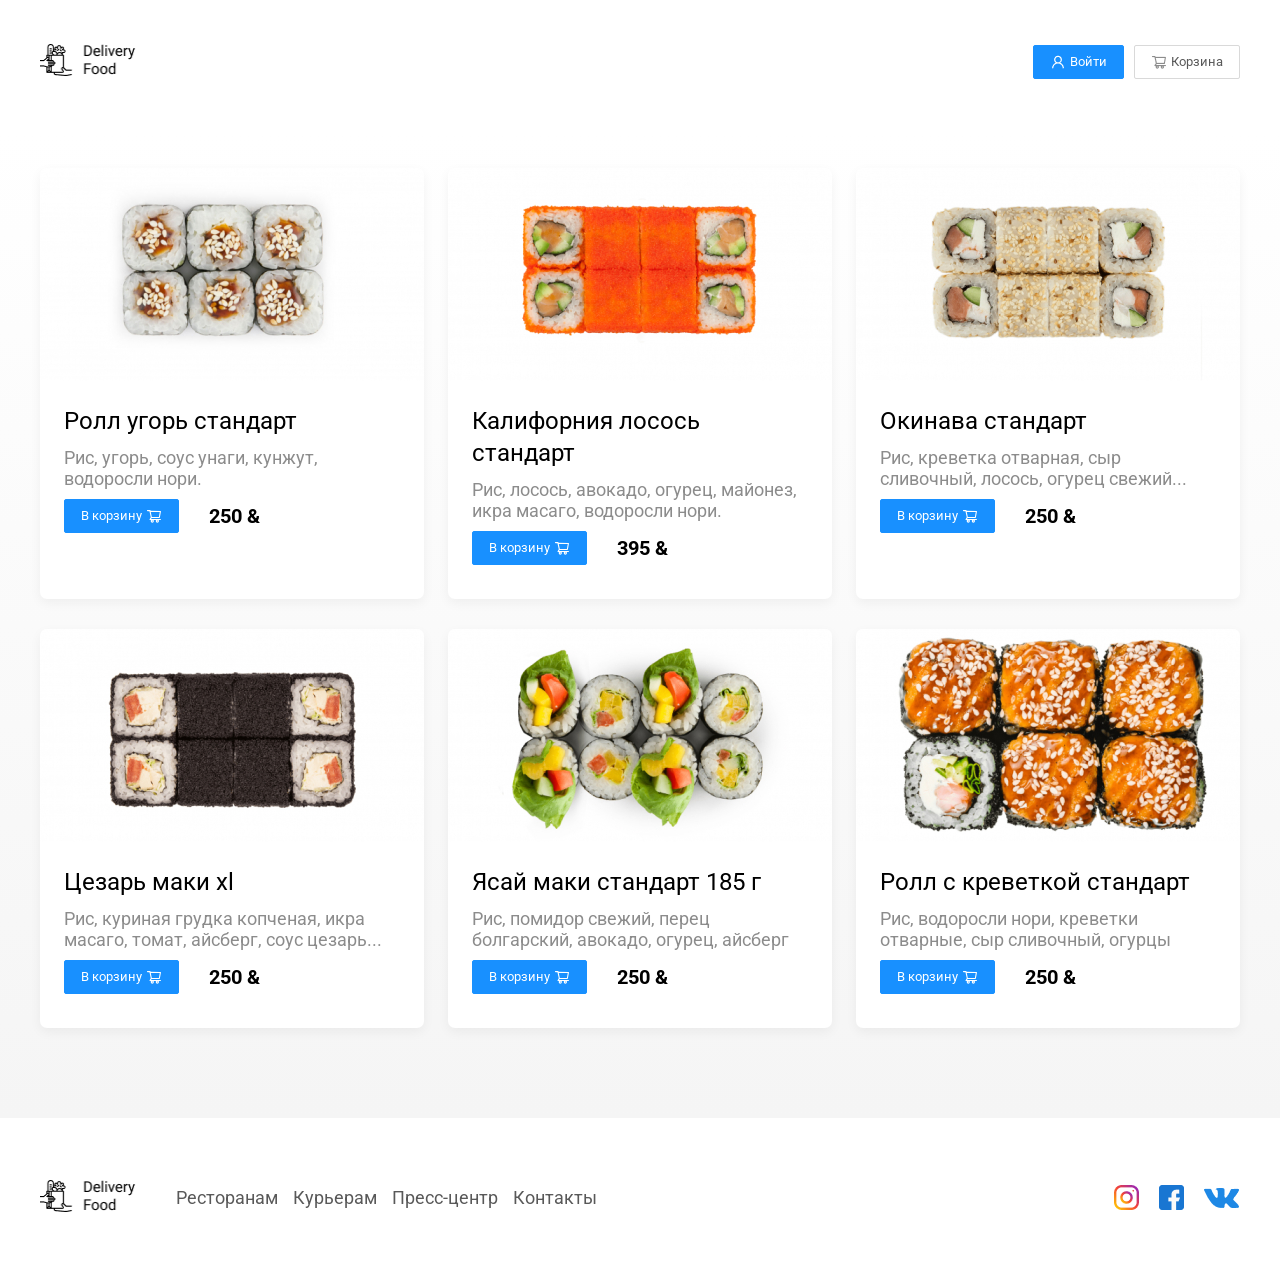
<file: goods.html>
<!doctype html>
<html lang="en">

  <head>
    <meta charset="UTF-8" />
    <meta name="viewport" content="width=device-width, initial-scale=1.0" />
    <link rel="preconnect" href="https://fonts.googleapis.com" />
    <link rel="preconnect" href="https://fonts.gstatic.com" crossorigin />
    <link href="https://fonts.googleapis.com/css2?family=Roboto:ital,wght@0,100..900;1,100..900&display=swap" rel="stylesheet"/>
    <link rel="stylesheet" href="./css/style.css" />
    <script src="./script/index.js" defer></script>
    <title>Delivery03.26</title>
  </head>

  <body>
    <div class="page-wrapper">
      <header class="header">
        <div class="container">
          <div class="header-box">
            <a href="./index.html" class="header-logo logo">
              <img src="./images/logo.png" alt="logo" />
            </a>
            <div class="header-controls">
              <button class="btn btn-primary">
                <img src="./images/icons/user.png" alt="user" />
                Войти
              </button>
              <button class="btn btn-outline" id="cart-button">
                <img src="./images/icons/shopping-cart.png" alt="cart" />
                Корзина
              </button>
            </div>
          </div>
        </div>
      </header>

      <main class="main">

        <section class="products">
          <div class="container">
            <div class="products-wrapper">
              <div class="products-card">
                <div class="products-card_image">
                  <img src="./images/goods/image 6.jpg" alt="goods" />
                </div>
                <div class="products-card_description">
                  <div class="products-card_description-row">
                    <h5 class="products-card_description--name">Ролл угорь стандарт</h5>
                  </div>
                  <div class="products-card_description-row">
                    <p class="products-card_description--text">Рис, угорь, соус унаги, кунжут, водоросли нори.</p>
                  </div>
                  <div class="products-card_description-row">
                    <div class="products-card_description--controls">
                      <button class="btn btn-primary">
                        В корзину
                        <img src="./images/icons/shopping-cart-wait.svg" alt="cart">
                      </button>
   
                      <span class="products-card_description-controls--price">250 &</span>
                    </div>
                  </div>
                </div>
              </div>
              <div class="products-card">
                <div class="products-card_image">
                  <img src="./images/goods/image 7.jpg" alt="goods1" />
                </div>
                <div class="products-card_description">
                  <div class="products-card_description-row">
                    <h5 class="products-card_description--name">Калифорния лосось стандарт</h5>
                  </div>
                  <div class="products-card_description-row">
                    <p class="products-card_description--text">Рис, лосось, авокадо, огурец, майонез, икра масаго, водоросли нори.</p>
                  </div>
                  <div class="products-card_description-row">
                    <div class="products-card_description--controls">
                      <button class="btn btn-primary">
                        В корзину
                        <img src="./images/icons/shopping-cart-wait.svg" alt="cart">
                      </button>
   
                      <span class="products-card_description-controls--price">395 &</span>
                    </div>
                  </div>
                </div>
              </div>
              <div class="products-card">
                <div class="products-card_image">
                  <img src="./images/goods/image 8.jpg" alt="goods2" />
                </div>
               <div class="products-card_description">
                  <div class="products-card_description-row">
                    <h5 class="products-card_description--name">Окинава стандарт</h5>
                  </div>
                  <div class="products-card_description-row">
                    <p class="products-card_description--text">Рис, креветка отварная, сыр сливочный, лосось, огурец свежий...</p>
                  </div>
                  <div class="products-card_description-row">
                    <div class="products-card_description--controls">
                      <button class="btn btn-primary">
                        В корзину
                        <img src="./images/icons/shopping-cart-wait.svg" alt="cart">
                      </button>
   
                      <span class="products-card_description-controls--price">250 &</span>
                    </div>
                  </div>
                </div>
              </div>
              <div class="products-card">
                <div class="products-card_image">
                  <img src="./images/goods/image 9.jpg" alt="goods3" />
                </div>
                <div class="products-card_description">
                  <div class="products-card_description-row">
                    <h5 class="products-card_description--name">Цезарь маки хl</h5>
                  </div>
                  <div class="products-card_description-row">
                    <p class="products-card_description--text">Рис, куриная грудка копченая, икра масаго, томат, айсберг, соус цезарь...</p>
                  </div>
                  <div class="products-card_description-row">
                    <div class="products-card_description--controls">
                      <button class="btn btn-primary">
                        В корзину
                        <img src="./images/icons/shopping-cart-wait.svg" alt="cart">
                      </button>
   
                      <span class="products-card_description-controls--price">250 &</span>
                    </div>
                  </div>
                </div>
              </div>
              <div class="products-card">
                <div class="products-card_image">
                  <img src="./images/goods/image 10.jpg" alt="goods4" />
                </div>
                <div class="products-card_description">
                  <div class="products-card_description-row">
                    <h5 class="products-card_description--name">Ясай маки стандарт 185 г</h5>
                  </div>
                  <div class="products-card_description-row">
                    <p class="products-card_description--text">Рис, помидор свежий, перец болгарский, авокадо, огурец, айсберг</p>
                  </div>
                  <div class="products-card_description-row">
                    <div class="products-card_description--controls">
                      <button class="btn btn-primary">
                        В корзину
                        <img src="./images/icons/shopping-cart-wait.svg" alt="cart">
                      </button>
   
                      <span class="products-card_description-controls--price">250 &</span>
                    </div>
                  </div>
                </div>
              </div>
              <div class="products-card">
                <div class="products-card_image">
                  <img src="./images/goods/image 11.jpg" alt="goods5" />
                </div>
                <div class="products-card_description">
                  <div class="products-card_description-row">
                    <h5 class="products-card_description--name">Ролл с креветкой стандарт</h5>
                  </div>
                  <div class="products-card_description-row">
                    <p class="products-card_description--text">Рис, водоросли нори, креветки отварные, сыр сливочный, огурцы</p>
                  </div>
                  <div class="products-card_description-row">
                    <div class="products-card_description--controls">
                      <button class="btn btn-primary">
                        В корзину
                        <img src="./images/icons/shopping-cart-wait.svg" alt="cart">
                      </button>
   
                      <span class="products-card_description-controls--price">250 &</span>
                    </div>
                  </div>
                </div>
              </div>
            </div>
          </div>
        </section>
      </main>

      <div class="cart-modal_overlay">
        <div class="cart-modal">
          <div class="cart-modal_header">
            <h2 class="cart-modal_header--title">Корзина</h2>
            <span class="cart-modal_header--close">
              <img src="./images/icons/close.svg" alt="close">
            </span>
          </div>

          <div class="cart-modal_body">
            <div class="cart-item">
              <p class="cart-item_title">Ролл угорь стандарт</p>

              <div class="cart-item_controls">
                <div class="cart-item_controls--price">250 &</div>

                <button class="btn btn-outline">-</button>
                <div class="cart-item_controls--count">1</div>
                <button class="btn btn-outline">+</button>
              </div>
            </div>
                        <div class="cart-item">
              <p class="cart-item_title">Ролл угорь стандарт</p>

              <div class="cart-item_controls">
                <div class="cart-item_controls--price">250 &</div>

                <button class="btn btn-outline">-</button>
                <div class="cart-item_controls--count">1</div>
                <button class="btn btn-outline">+</button>
              </div>
            </div>
                        <div class="cart-item">
              <p class="cart-item_title">Ролл угорь стандарт</p>

              <div class="cart-item_controls">
                <div class="cart-item_controls--price">250 &</div>

                <button class="btn btn-outline">-</button>
                <div class="cart-item_controls--count">1</div>
                <button class="btn btn-outline">+</button>
              </div>
            </div>
          </div>

          <div class="cart-modal_footer">
            <div class="cart-modal_footer--price">
              1250 &
            </div>
            <div class="cart-modal_footer--controls">
              <button class="btn btn-primary">
                Оформить заказ
              </button>
              <button class="btn btn-outline">
                Отмена
              </button>
            </div>
          </div>
        </div>
      </div>

      <footer class="footer">
        <div class="container">
          <div class="footer-box">
            <a href="./index.html" class="footer-logo logo">
              <img src="./images/logo.png" alt="logo" />
            </a>
            <div class="footer-nav">
              <ul>
                <li>Ресторанам</li>
                <li>Курьерам</li>
                <li>Пресс-центр</li>
                <li>Контакты</li>
              </ul>
            </div>
            <div class="footer-social">
              <img src="./images/social/Group 1.png" alt="insta" />
              <img src="./images/social/Group 2.png" alt="fb" />
              <img src="./images/social/Group 3.png" alt="vk" />
            </div>
          </div>
        </div>
      </footer>
    </div>
  </body>
</html>

<!-- 55:10 -->
</file>
<file: css/style.css>
* {
    box-sizing: border-box;
    font-family: Roboto;
    font-style: normal;
    line-height: normal;
}

body {
    margin: 0;
    padding: 0;
}

main {
    flex-grow: 1;
    background: linear-gradient(180deg, rgba(245, 245, 245, 0.00) 1.04%, #F5F5F5 100%);
}

.page-wrapper {
    display: flex;
    flex-direction: column;
    min-height: 100vh;
}

.container {
    width: 100%;
    height: 100%;
    max-width: 1230px;
    margin: 0px auto;
    padding-left: 15px;
    padding-right: 15px;
}

.btn {
    display: flex;
    padding: 8px 16px;
    align-items: center;
    gap: 4px;
    outline: none;
    cursor: pointer;
}

.btn-primary {
    border-radius: 2px;
    background: #1890FF;
    border: 1px solid #1890FF;
    color: #fff;
}

.btn-outline {
    border-radius: 2px;
    border: 1px solid #d9d9d9;
    background: #fff;
    box-shadow: 0px 0px 2px 0px rgba(0, 0, 0, 0.00);
    color: #595959;
}

.logo {
    max-width: 100px;
}

.logo img {
    width: 100%;
}

.header {
    display: flex;
    align-items: center;
    min-height: 124px;
}

.header-box {
    height: 100%;
    display: flex;
    align-items: center;
    justify-content: space-between;
}

.header-controls {
    display: flex;
    align-items: center;
    justify-content: flex-end;
    gap: 10px;
}

.footer {
    display: flex;
    align-items: center;
    min-height: 156px;
    padding: 60px 0;
}

.footer-box {
    height: 100%;
    display: flex;
    align-items: center;
    justify-content: space-between;
    gap: 36px;
    flex-wrap: wrap;
}

.footer-nav {
    flex-grow: 1;
}

.footer-nav ul {
    display: flex;
    align-items: center;
    list-style: none;
    padding: 0;
    margin: 0;
    gap: 15px;
    flex-wrap: wrap;
}

.footer-nav ul li {
    color: #595959;
    font-size: 18px;
    font-weight: 400;
}

.footer-social {
    display: flex;
    align-items: center;
    justify-content: flex-end;
    gap: 20px;
}

.banner {
    margin-bottom: 56px;
}

.banner-item {
    background-image: url(./images/banners/banner-img.png);
    background-repeat: no-repeat;
    background-size: contain;
    background-position: center right;
    padding: 68px;
    border-radius: 10px;
    background-color: #Fff1BB;
}

.banner-item--title {
    color: #302c34;
    font-size: 39px;
    font-weight: 700;
    max-width: 50%;
    margin-top: 0;
    margin-bottom: 15px;
}

.banner-item--subtitle {
    color: #302c34;
    font-size: 24px;
    font-weight: 400;
    max-width: 50%;
    margin: 0;
}

.products-header {
    display: flex;
    align-items: center;
    justify-content: space-between;
    flex-wrap: wrap;
    gap: 24px;
}

.products-header--title {
    color: #000;
    font-size: 36px;
    font-weight: 700;
    margin: 0;
}

.products-header--search {
    min-width: 306px;
    height: 34px;
    flex-shrink: 0;
    border-radius: 2px;
    border: 1px solid #d9d9d9;
    background: #fff;
    padding: 5px 12px;
 }

 .products-header--search:focus {
    outline: none;
    border: 1px solid #d9d9d9;
 }

 .products-header--search::placeholder {
    color: #bfbfbf;
    font-size: 16px;
    font-weight: 400;
    line-height: 24px;
 }

 .products-wrapper {
    margin-top: 44px;
    margin-bottom: 90px;
    display: flex;
    flex-wrap: wrap;
    row-gap: 30px;
    column-gap: 24px;
 }

 .products-card {
    width: calc((100% - 48px) / 3);
    border-radius: 7px;
    background: var(--Gray-gray-1, #fff);
    box-shadow: 0px 4px 12px 0px rgba(0, 0, 0, 0.05);
    overflow: hidden;
    text-decoration: none;
 }

 .products-card_image {
    width: 100%;
 }

 .products-card_image img {
    width: 100%;
 }

.products-card_description {
    padding: 20px 24px 34px 24px;
}

.products-card_description-row {
    display: flex;
    align-items: center;
    justify-content: space-between;
}

.products-card_description-row:not(:last-child) {
    margin-bottom: 10px;
}

.products-card_description--title {
    color: #000;
    font-size: 24px;
    font-weight: 700;
    line-height: 32px;
    margin: 0;
}

.products-card_description--badge {
    color: #fff;
    font-size: 12px;
    font-weight: 400;
    line-height: 20px;
    border-radius: 2px;
    background: #262626;
    padding: 1px 8px; 
}

.products-card_description-info {
    display: flex;
    align-items: center;
    justify-content: start;
    flex-wrap: wrap;
    row-gap: 25px;
    column-gap: 25px;
}

.products-card_description-info--raiting {
    color: #ffc107;
    font-size: 18px;
    font-weight: 700;
    line-height: 32px;
}

.products-card_description-info--price {
    color: #8c8c8c;
    font-size: 18px;
    font-weight: 400;
    line-height: 32px;
}

.products-card_description-info--group {
    color: #8c8c8c;
    font-size: 18px;
    font-weight: 400;
    line-height: 32px;
    position: relative;
}

.products-card_description-info--group::before {
    content: '';
    display: block;
    width: 5px;
    height: 5px;
    border-radius: 50%;
    background-color: #8c8c8c;
    position: absolute;
    left: -14px;
    top: 14px;
}

.products-card_description--name {
    margin: 0;
    color: #000;
    font-size: 24px;
    font-weight: 400;
    line-height: 32px;
}

.products-card_description--text {
    margin: 0;
    color: #8c8c8c;
    font-size: 18px;
    font-weight: 400;
}

.products-card_description--controls {
    display: flex;
    align-items: center;
    justify-content: flex-start;
    flex-wrap: wrap;
    row-gap: 10px;
    column-gap: 30px;
}

.products-card_description-controls--price {
    color: #000;
    font-size: 20px;
    font-weight: 700;
    line-height: 32px;
}

.cart-modal_overlay {
    display: none;
    position: fixed;
    top: 0;
    right: 0;
    bottom: 0;
    left: 0;
    background: rgba(0, 0, 0, 0.40);
    align-items: center;
    justify-content: center;
}

.cart-modal_overlay.open {
    display: flex;
}

.cart-modal {
    width: 100%;
    max-width: 780px;
    padding: 40px 45px;
    border-radius: 5px;
    background: #fff;
}

.cart-modal_header {
    display: flex;
    align-items: center;
    justify-content: space-between;
    margin-bottom: 48px;
}

.cart-modal_header--title {
    color: #000;
    font-size: 36px;
    font-weight: 700;
    margin: 0;
}

.cart-modal_header--close {
    cursor: pointer;
}

.cart-modal_footer {
    display: flex;
    align-items: center;
    justify-content: space-between;
    flex-wrap: wrap;
    gap: 10px;
    margin-top: 50px;
}

.cart-modal_footer--price {
    border-radius: 5px;
    background: #262626;
    color: #fafafa;
    font-size: 20px;
    font-weight: 700;
    padding: 15px 20px;
}

.cart-modal_footer--controls {
    display: flex;
    align-items: center;
    gap: 10px;
}

.cart-item {
    display: flex;
    align-items: center;
    justify-content: space-between;
    flex-wrap: wrap;
    gap: 10px;
}

.cart-item:not(:last-child) {
    padding-bottom: 10px;
    margin-bottom: 10px;
    border-bottom: 1px solid #d9d9d9;
}

.cart-item_title {
    color: #000;
    font-size: 18px;
    font-weight: 400;
    line-height: 32px;
    margin: 0;
}

.cart-item_controls {
    display: flex;
    align-items: center;
}

.cart-item_controls--price {
    margin-right: 47px;
    color: #000;
    font-size: 20px;
    font-weight: 700;
    line-height: 32px;
}

.cart-item_controls button {
    border: 1px solid #40a9ff;
    color: #40a9ff;
}

.cart-item_controls--count {
    margin-left: 15px;
    margin-right: 15px;
}

@media (max-width: 991px) {
    .banner-item {
        background-image: none;
    }

    .banner-item--title {
        max-width: 100%;
    }

    .banner-item--subtitle {
        max-width: 100%;
    }

    .products-card {
        width: calc((100% - 24px) / 2);   
    }
}

@media (max-width: 768px) {
    .products-card {
        width: 100%;   
    }
}
</file>
